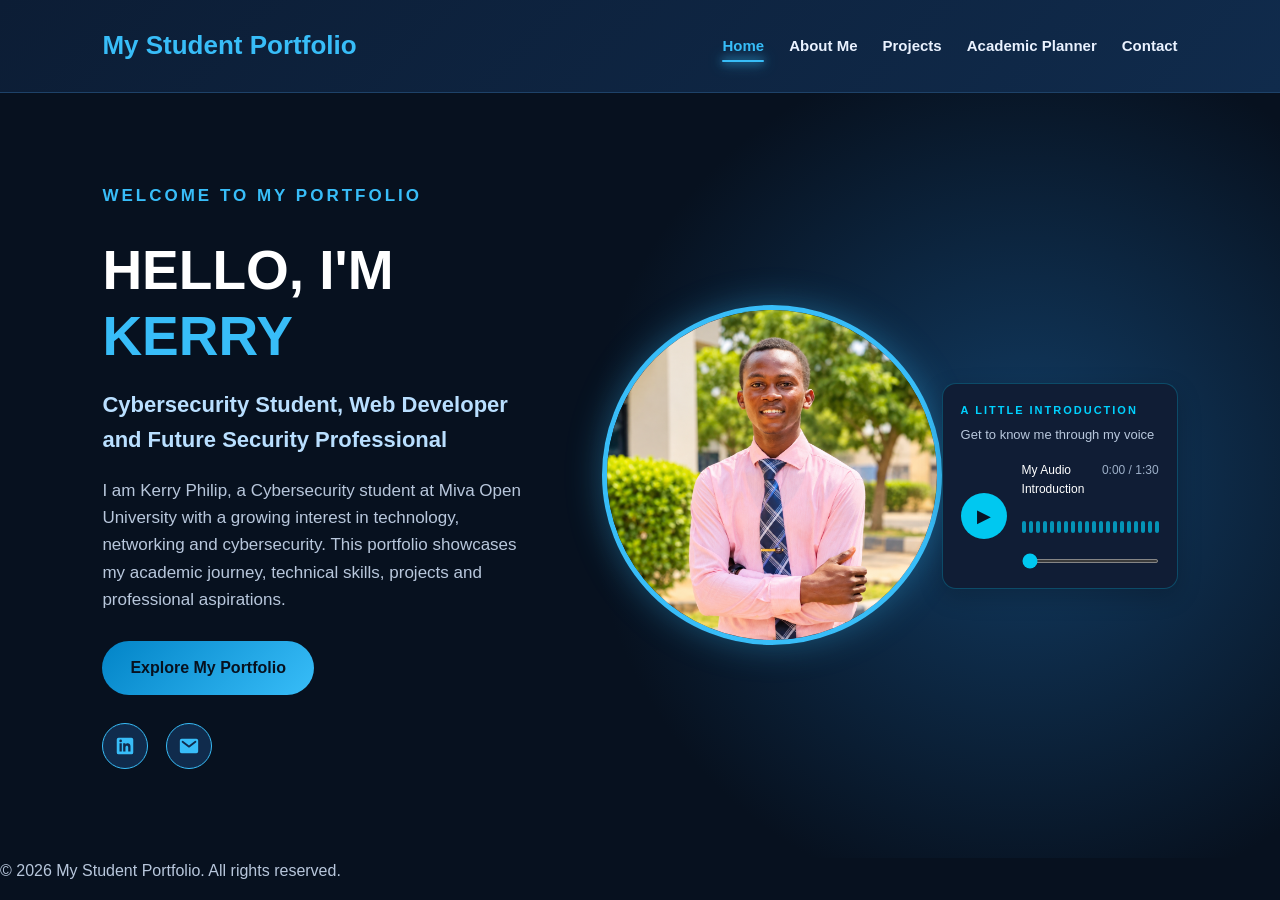
<file: index.html>
<!DOCTYPE html>
<html lang="en">

<head>
    <meta charset="UTF-8">
    <meta name="viewport" content="width=device-width, initial-scale=1.0">

    <title>Home | My Student Portfolio</title>

    <!-- External CSS -->
    <link rel="stylesheet" href="css/style.css">
</head>

<body>

    <!-- Website Header -->
    <header>

        <h1>My Student Portfolio</h1>

        <!-- Navigation Menu -->
        <nav>
            <ul>
                <li><a href="index.html" class="active" aria-current="page">Home</a></li>
                <li><a href="about.html">About Me</a></li>
                <li><a href="projects.html">Projects</a></li>
                <li><a href="planner.html">Academic Planner</a></li>
                <li><a href="contact.html">Contact</a></li>
            </ul>
        </nav>

    </header>

    <!-- Main Website Content -->
    <main>

        <!-- Hero Section -->
        <section class="hero-section">

            <div class="hero-content">

                <p class="welcome-text">WELCOME TO MY PORTFOLIO</p>

                <h2>
                    HELLO, I'M <span>KERRY</span>
                </h2>

                <h3>
                    Cybersecurity Student, Web Developer
                    and Future Security Professional
                </h3>

                <!-- Welcome Message and Brief Biography -->
                <p>
                    I am Kerry Philip, a Cybersecurity student at
                    Miva Open University with a growing interest in
                    technology, networking and cybersecurity.
                    This portfolio showcases my academic journey,
                    technical skills, projects and professional
                    aspirations.
                </p>

                <a href="about.html" class="hero-button">
                    Explore My Portfolio
                </a>

                <!-- Social and Contact Icons -->
                <div class="social-links">

                    <!-- LinkedIn -->
                    <a
                        href="https://www.linkedin.com/in/kerry-phime-philip-764881432/"
                        target="_blank"
                        rel="noopener noreferrer"
                        aria-label="Visit my LinkedIn profile"
                        title="LinkedIn"
                    >
                        <svg viewBox="0 0 24 24" aria-hidden="true">
                            <path d="M19 3H5a2 2 0 0 0-2 2v14a2 2 0 0 0 2 2h14a2 2 0 0 0 2-2V5a2 2 0 0 0-2-2ZM8.5 18H6V9h2.5ZM7.25 7.9a1.45 1.45 0 1 1 0-2.9 1.45 1.45 0 0 1 0 2.9ZM18 18h-2.5v-4.4c0-2.65-3-2.45-3 0V18H10V9h2.5v1.4c1.16-2.15 5.5-2.31 5.5 2.06Z"/>
                        </svg>
                    </a>

                    <!-- Email -->
                    <a
                        href="mailto:k.philip0447@miva.edu.ng"
                        aria-label="Send me an email"
                        title="Email"
                    >
                        <svg viewBox="0 0 24 24" aria-hidden="true">
                            <path d="M20 4H4a2 2 0 0 0-2 2v12a2 2 0 0 0 2 2h16a2 2 0 0 0 2-2V6a2 2 0 0 0-2-2Zm-.4 4.25-7.1 5.32a.85.85 0 0 1-1 0L4.4 8.25a1 1 0 1 1 1.2-1.6l6.4 4.8 6.4-4.8a1 1 0 0 1 1.2 1.6Z"/>
                        </svg>
                    </a>

                </div>

            </div>

            <!-- Profile Image and Audio Player -->
            <div class="hero-image">

                <img
                    src="images/profile.png"
                    alt="Photograph of Kerry"
                >

                <!-- Personal Audio Introduction -->
                <div class="voice-player" id="voicePlayer">

                    <audio id="introAudio" preload="metadata">
                        <source src="audio/portfolio-introduction.mp3" type="audio/mpeg">
                        Your browser does not support audio playback.
                    </audio>

                    <div class="voice-player-heading">

                        <span class="voice-player-label">
                            A LITTLE INTRODUCTION
                        </span>

                        <span class="voice-player-subtitle">
                            Get to know me through my voice
                        </span>

                    </div>

                    <div class="voice-player-controls">

                        <!-- Play and Pause Button -->
                        <button
                            type="button"
                            class="voice-play-btn"
                            id="voicePlayBtn"
                            aria-label="Play introduction"
                        >
                            <span id="voicePlayIcon">▶</span>
                        </button>

                        <div class="voice-player-details">

                            <div class="voice-player-top">

                                <span>My Audio Introduction</span>

                                <span id="voiceTime">
                                    0:00 / 0:00
                                </span>

                            </div>

                            <!-- Animated Waveform -->
                            <div class="voice-waveform" aria-hidden="true">

                                <span class="wave-bar"></span>
                                <span class="wave-bar"></span>
                                <span class="wave-bar"></span>
                                <span class="wave-bar"></span>
                                <span class="wave-bar"></span>
                                <span class="wave-bar"></span>
                                <span class="wave-bar"></span>
                                <span class="wave-bar"></span>
                                <span class="wave-bar"></span>
                                <span class="wave-bar"></span>
                                <span class="wave-bar"></span>
                                <span class="wave-bar"></span>
                                <span class="wave-bar"></span>
                                <span class="wave-bar"></span>
                                <span class="wave-bar"></span>
                                <span class="wave-bar"></span>
                                <span class="wave-bar"></span>
                                <span class="wave-bar"></span>
                                <span class="wave-bar"></span>
                                <span class="wave-bar"></span>

                            </div>

                            <!-- Audio Progress -->
                            <input
                                type="range"
                                id="voiceProgress"
                                class="voice-progress"
                                min="0"
                                max="100"
                                value="0"
                                step="0.1"
                                aria-label="Audio playback position"
                            >

                        </div>

                    </div>

                </div>

            </div>

        </section>

    </main>

    <!-- Website Footer -->
    <footer>

        <p>
            &copy; 2026 My Student Portfolio.
            All rights reserved.
        </p>

    </footer>

    <!-- External JavaScript -->
    <script src="js/script.js" defer></script>

</body>

</html>
</file>
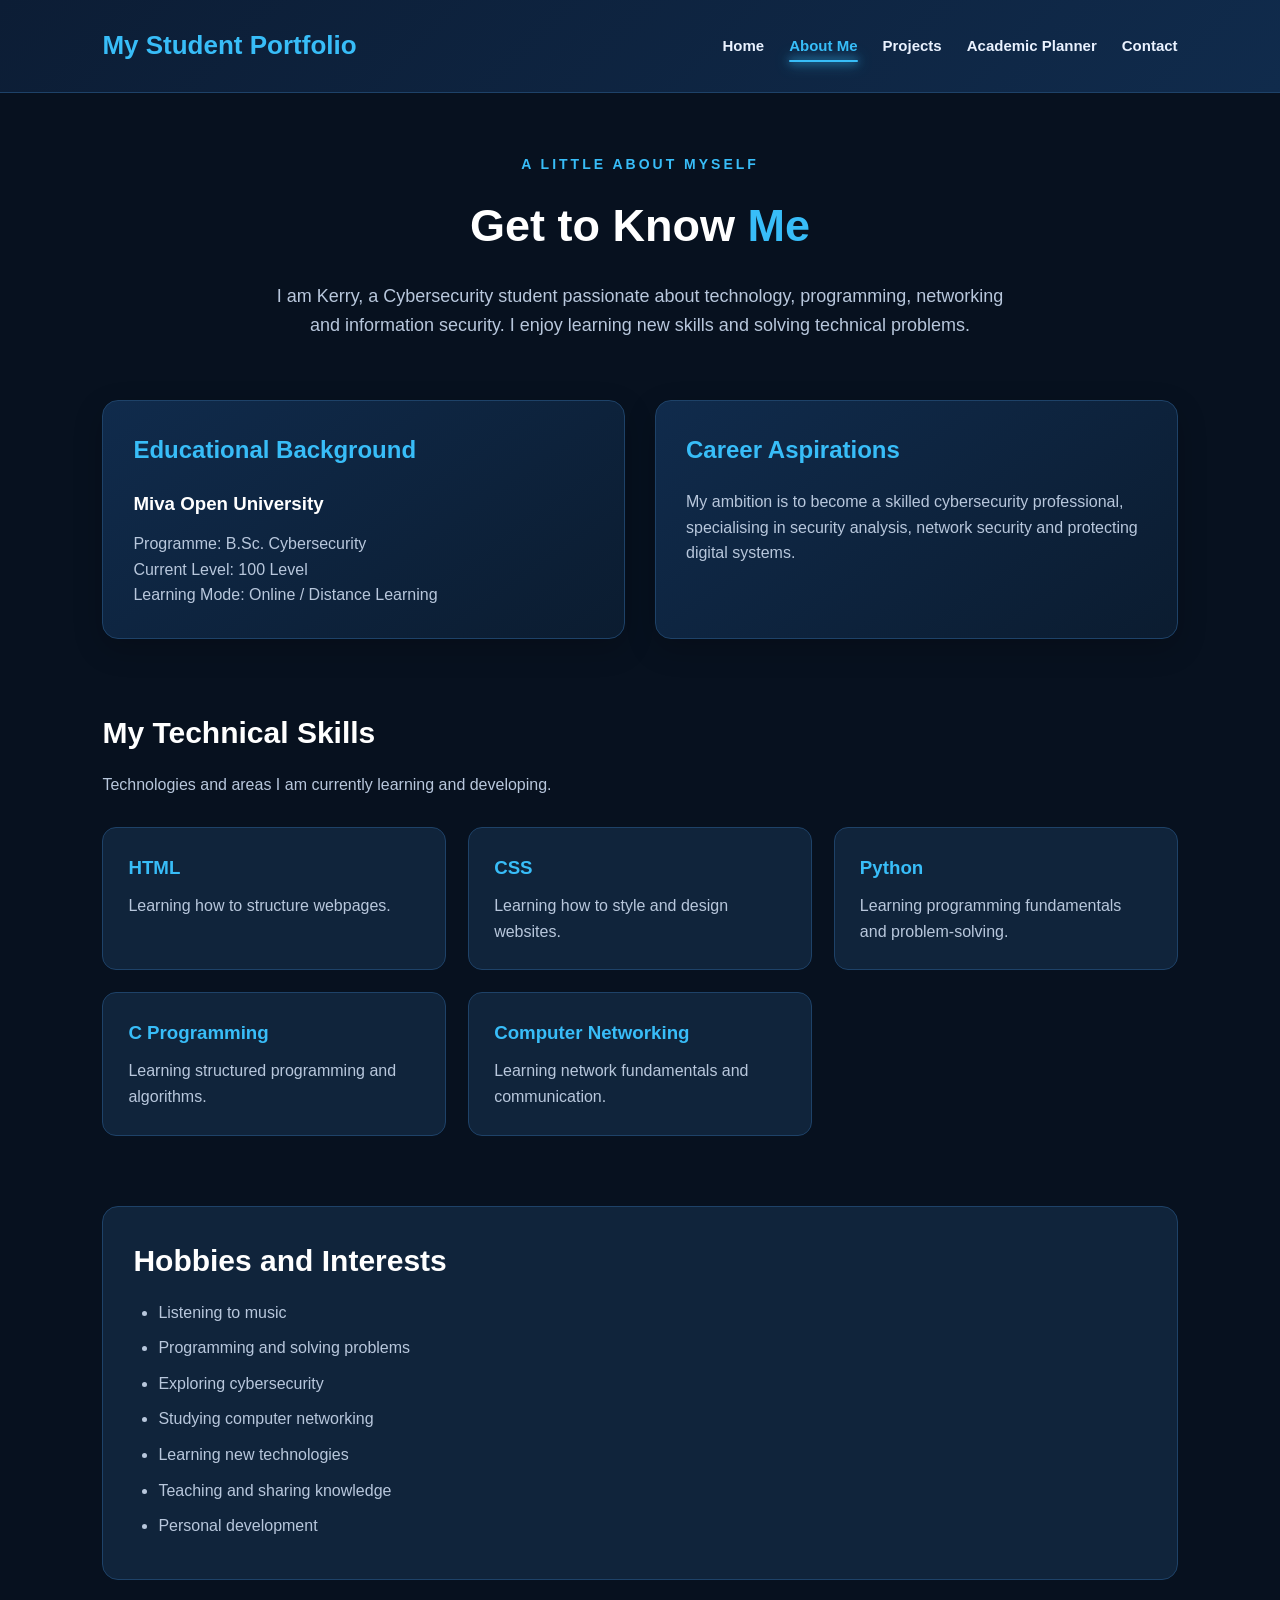
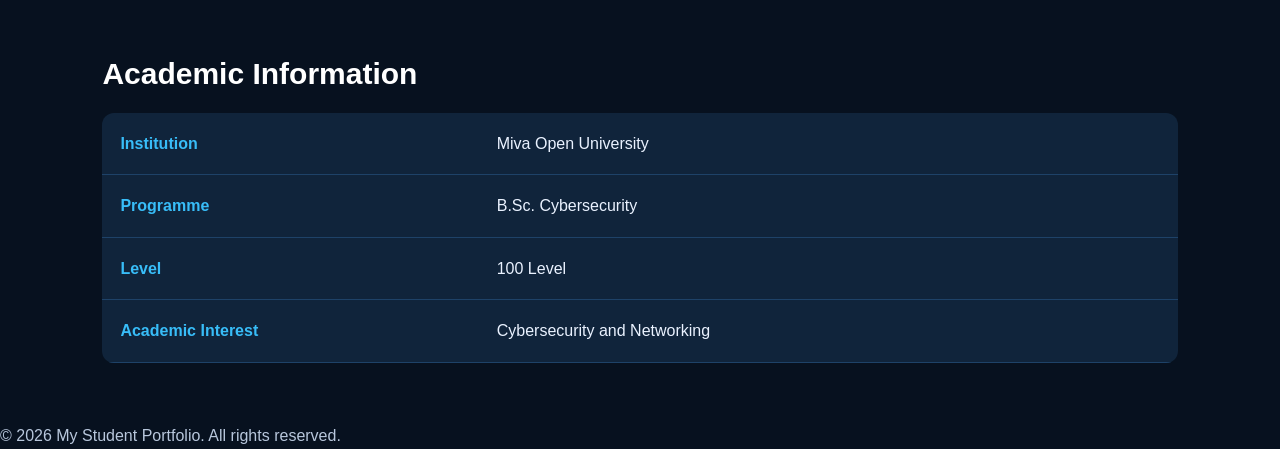
<file: about.html>
<!DOCTYPE html>
<html lang="en">

<head>
    <meta charset="UTF-8">
    <meta name="viewport" content="width=device-width, initial-scale=1.0">

    <title>About Me | My Student Portfolio</title>

    <link rel="stylesheet" href="css/style.css">
</head>

<body>

    <header>
        <h1>My Student Portfolio</h1>

        <nav>
            <ul>
                <li><a href="index.html">Home</a></li>
                <li><a href="about.html" class="active" aria-current="page">About Me</a></li>
                <li><a href="projects.html">Projects</a></li>
                <li><a href="planner.html">Academic Planner</a></li>
                <li><a href="contact.html">Contact</a></li>
            </ul>
        </nav>
    </header>

    <main class="about-main">

        <!-- About Introduction -->
        <section class="about-hero">
            <p class="welcome-text">A LITTLE ABOUT MYSELF</p>
            <h2>Get to Know <span>Me</span></h2>

            <p>
                I am Kerry, a Cybersecurity student passionate about
                technology, programming, networking and information security.
                I enjoy learning new skills and solving technical problems.
            </p>
        </section>

        <!-- Education and Career -->
        <div class="about-grid">

            <section class="info-card">
                <h2>Educational Background</h2>

                <h3>Miva Open University</h3>
                <p>Programme: B.Sc. Cybersecurity</p>
                <p>Current Level: 100 Level</p>
                <p>Learning Mode: Online / Distance Learning</p>
            </section>

            <section class="info-card career-card">
                <h2>Career Aspirations</h2>

                <p>
                    My ambition is to become a skilled cybersecurity
                    professional, specialising in security analysis,
                    network security and protecting digital systems.
                </p>
            </section>

        </div>

        <!-- Technical Skills -->
        <section class="skills-section">

            <h2>My Technical Skills</h2>

            <p class="section-description">
                Technologies and areas I am currently learning and developing.
            </p>

            <div class="skills-grid">

                <article class="skill-card">
                    <h3>HTML</h3>
                    <p>Learning how to structure webpages.</p>
                </article>

                <article class="skill-card">
                    <h3>CSS</h3>
                    <p>Learning how to style and design websites.</p>
                </article>

                <article class="skill-card">
                    <h3>Python</h3>
                    <p>Learning programming fundamentals and problem-solving.</p>
                </article>

                <article class="skill-card">
                    <h3>C Programming</h3>
                    <p>Learning structured programming and algorithms.</p>
                </article>

                <article class="skill-card">
                    <h3>Computer Networking</h3>
                    <p>Learning network fundamentals and communication.</p>
                </article>

            </div>

        </section>

        <!-- Hobbies and Interests -->
        <section class="interests-section">

            <h2>Hobbies and Interests</h2>

            <ul>
                <li>Listening to music</li>
                <li>Programming and solving problems</li>
                <li>Exploring cybersecurity</li>
                <li>Studying computer networking</li>
                <li>Learning new technologies</li>
                <li>Teaching and sharing knowledge</li>
                <li>Personal development</li>
            </ul>

        </section>

        <!-- Academic Information -->
        <section class="academic-section">

            <h2>Academic Information</h2>

            <div class="table-container">
                <table>
                    <tr>
                        <th>Institution</th>
                        <td>Miva Open University</td>
                    </tr>
                    <tr>
                        <th>Programme</th>
                        <td>B.Sc. Cybersecurity</td>
                    </tr>
                    <tr>
                        <th>Level</th>
                        <td>100 Level</td>
                    </tr>
                    <tr>
                        <th>Academic Interest</th>
                        <td>Cybersecurity and Networking</td>
                    </tr>
                </table>
            </div>

        </section>

    </main>

    <footer>
        <p>&copy; 2026 My Student Portfolio. All rights reserved.</p>
    </footer>

</body>
</html>
</file>
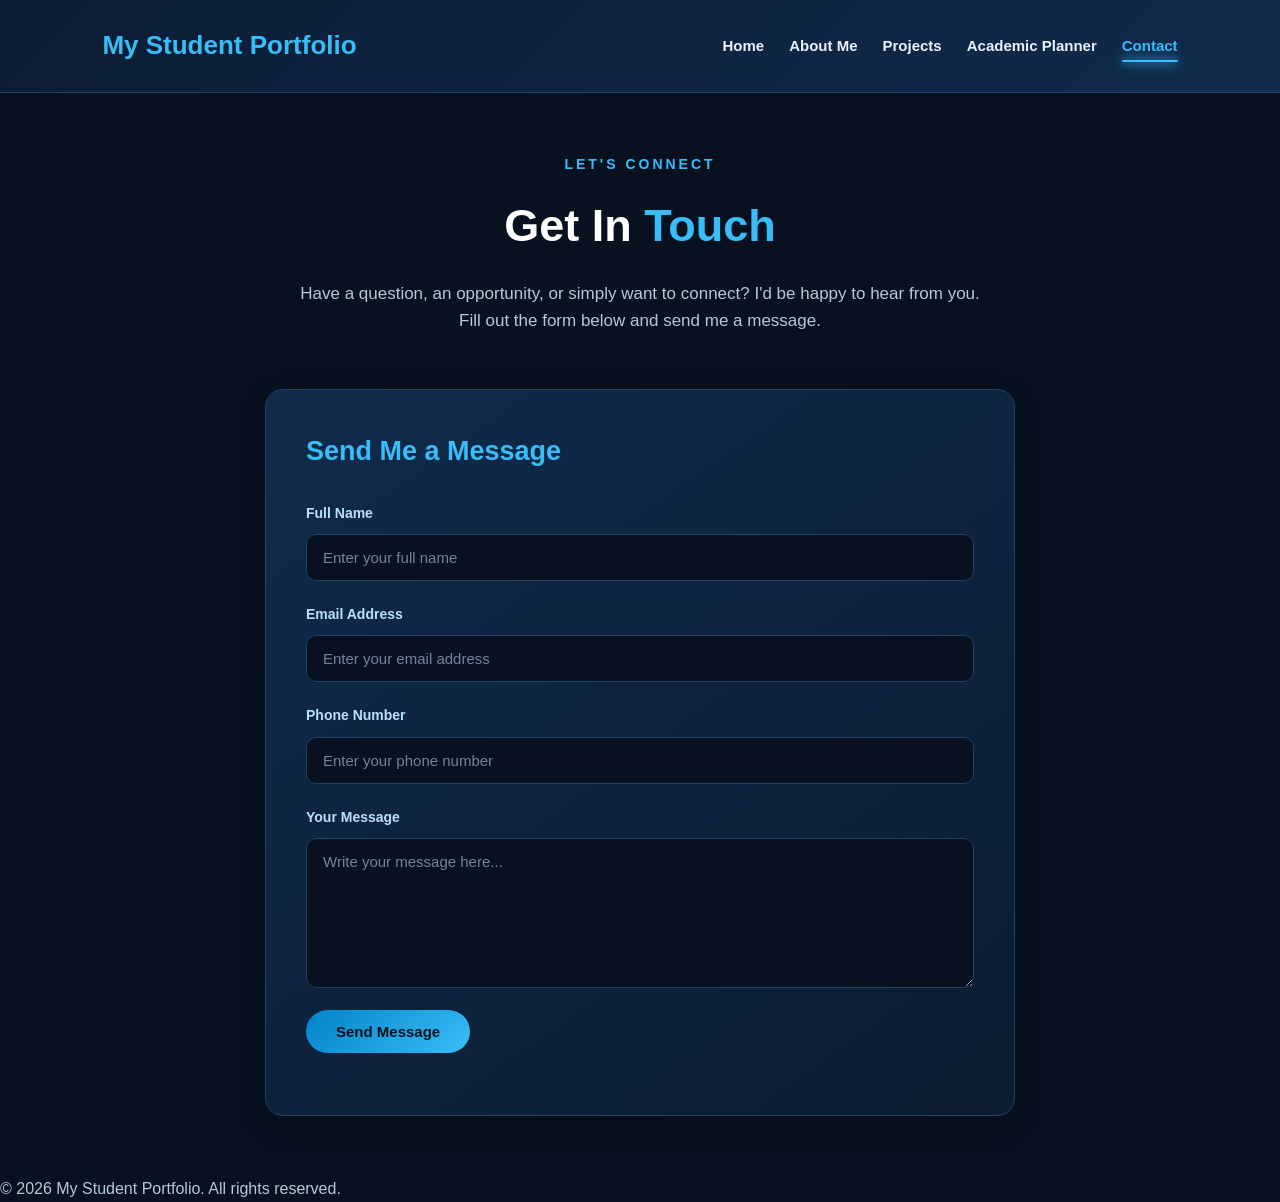
<file: contact.html>
<!DOCTYPE html>
<html lang="en">

<head>
    <meta charset="UTF-8">
    <meta name="viewport" content="width=device-width, initial-scale=1.0">

    <title>Contact | My Student Portfolio</title>

    <link rel="stylesheet" href="css/style.css">
</head>

<body>

    <!-- Website Header -->
    <header>

        <h1>My Student Portfolio</h1>

        <nav>
            <ul>
                <li><a href="index.html">Home</a></li>
                <li><a href="about.html">About Me</a></li>
                <li><a href="projects.html">Projects</a></li>
                <li><a href="planner.html">Academic Planner</a></li>
                <li><a href="contact.html" class="active" aria-current="page">Contact</a></li>
            </ul>
        </nav>

    </header>

    <!-- Main Contact Content -->
    <main class="contact-main">

        <section class="contact-hero">

            <p class="welcome-text">LET'S CONNECT</p>

            <h2>Get In <span>Touch</span></h2>

            <p>
                Have a question, an opportunity, or simply want to connect?
                I'd be happy to hear from you. Fill out the form below
                and send me a message.
            </p>

        </section>

        <!-- Contact Form -->
        <section class="contact-form-section">

            <h2>Send Me a Message</h2>

            <form id="contact-form">

                <div class="contact-form-group">
                    <label for="name">Full Name</label>
                    <input
                        type="text"
                        id="name"
                        placeholder="Enter your full name"
                        required
                    >
                </div>

                <div class="contact-form-group">
                    <label for="email">Email Address</label>
                    <input
                        type="email"
                        id="email"
                        placeholder="Enter your email address"
                        required
                    >
                </div>

                <div class="contact-form-group">
                    <label for="phone">Phone Number</label>
                    <input
                        type="tel"
                        id="phone"
                        placeholder="Enter your phone number"
                        required
                    >
                </div>

                <div class="contact-form-group">
                    <label for="message">Your Message</label>
                    <textarea
                        id="message"
                        rows="6"
                        placeholder="Write your message here..."
                        required
                    ></textarea>
                </div>

                <button type="submit">Send Message</button>

                <p id="form-feedback"></p>

            </form>

        </section>

    </main>

    <!-- Website Footer -->
    <footer>

        <p>
            &copy; 2026 My Student Portfolio.
            All rights reserved.
        </p>

    </footer>

    <script src="js/script.js"></script>

</body>

</html>
</file>
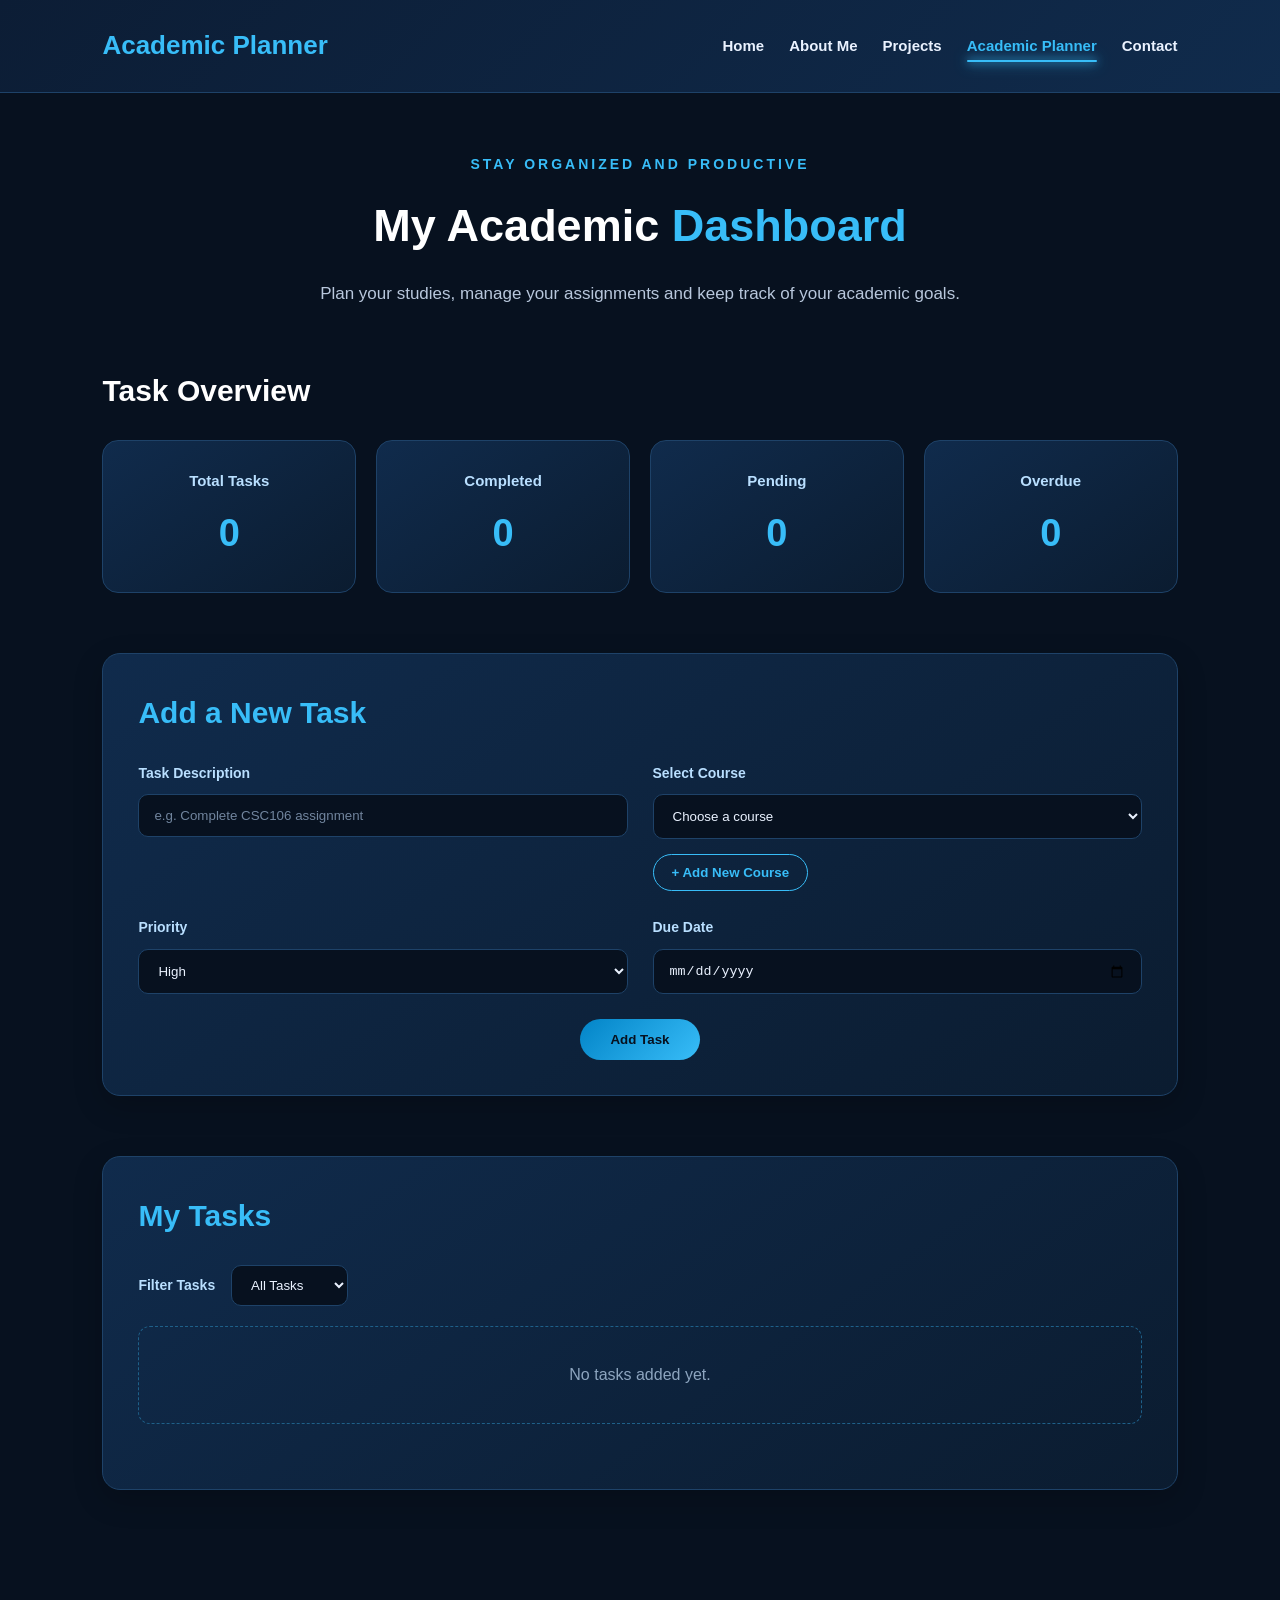
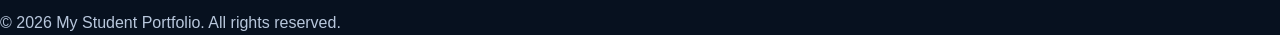
<file: planner.html>
<!DOCTYPE html>
<html lang="en">

<head>
    <meta charset="UTF-8">
    <meta name="viewport" content="width=device-width, initial-scale=1.0">

    <title>Academic Planner | My Student Portfolio</title>

    <link rel="stylesheet" href="css/style.css">
</head>

<body>

    <!-- Website Header -->
    <header>
        <h1>Academic Planner</h1>

        <nav>
            <ul>
                <li><a href="index.html">Home</a></li>
                <li><a href="about.html">About Me</a></li>
                <li><a href="projects.html">Projects</a></li>
                <li><a href="planner.html" class="active" aria-current="page">Academic Planner</a></li>
                <li><a href="contact.html">Contact</a></li>
            </ul>
        </nav>
    </header>


    <!-- Main Content -->
    <main class="planner-main">

        <!-- Dashboard Introduction -->
        <section class="planner-intro">

            <p class="welcome-text">
                STAY ORGANIZED AND PRODUCTIVE
            </p>

            <h2>
                My Academic <span>Dashboard</span>
            </h2>

            <p>
                Plan your studies, manage your assignments and
                keep track of your academic goals.
            </p>

        </section>


        <!-- Academic Statistics -->
        <section class="statistics-section">

            <h2 class="section-heading">
                Task Overview
            </h2>

            <div class="statistics-grid">

                <article class="stat-card">
                    <h3>Total Tasks</h3>
                    <p id="total-tasks">0</p>
                </article>

                <article class="stat-card">
                    <h3>Completed</h3>
                    <p id="completed-tasks">0</p>
                </article>

                <article class="stat-card">
                    <h3>Pending</h3>
                    <p id="pending-tasks">0</p>
                </article>

                <article class="stat-card">
                    <h3>Overdue</h3>
                    <p id="overdue-tasks">0</p>
                </article>

            </div>

        </section>


        <!-- Add Task Form -->
        <section class="task-form-section">

            <h2 class="section-heading">
                Add a New Task
            </h2>

            <form id="task-form">

                <!-- Task Description -->
                <div class="form-group">

                    <label for="task-input">
                        Task Description
                    </label>

                    <input
                        type="text"
                        id="task-input"
                        placeholder="e.g. Complete CSC106 assignment"
                        required
                    >

                </div>


                <!-- Course Selection -->
                <div class="form-group">

                    <label for="course-select">
                        Select Course
                    </label>

                    <select id="course-select" required>

                        <option value="">
                            Choose a course
                        </option>

                        <option value="CSC106">
                            CSC106
                        </option>

                        <option value="COS102">
                            COS102
                        </option>

                        <option value="PHY102">
                            PHY102
                        </option>

                        <option value="GST122">
                            GST122
                        </option>

                        <option value="MTH102">
                            MTH102
                        </option>

                        <option value="Other">
                            Other
                        </option>

                    </select>

                    <button
                        type="button"
                        id="add-course-button">
                        + Add New Course
                    </button>

                </div>


                <!-- Priority -->
                <div class="form-group">

                    <label for="priority-select">
                        Priority
                    </label>

                    <select id="priority-select" required>

                        <option value="Low">
                            Low
                        </option>

                        <option value="Medium">
                            Medium
                        </option>

                        <option value="High" selected>
                            High
                        </option>

                    </select>

                </div>


                <!-- Due Date -->
                <div class="form-group">

                    <label for="due-date">
                        Due Date
                    </label>

                    <input
                        type="date"
                        id="due-date"
                        required
                    >

                </div>


                <!-- Submit Button -->
                <button type="submit">
                    Add Task
                </button>

            </form>

        </section>


        <!-- Task Management -->
        <section class="task-management-section">

            <h2 class="section-heading">
                My Tasks
            </h2>

            <label for="task-filter">
                Filter Tasks
            </label>

            <select id="task-filter">

                <option value="all">
                    All Tasks
                </option>

                <option value="pending">
                    Pending
                </option>

                <option value="completed">
                    Completed
                </option>

                <option value="overdue">
                    Overdue
                </option>

            </select>

            <p id="empty-message">
                No tasks added yet.
            </p>

            <ul id="task-list"></ul>

        </section>

    </main>


    <!-- Website Footer -->
    <footer>

        <p>
            &copy; 2026 My Student Portfolio. All rights reserved.
        </p>

    </footer>


    <!-- JavaScript -->
    <script src="js/script.js"></script>

</body>

</html>
</file>
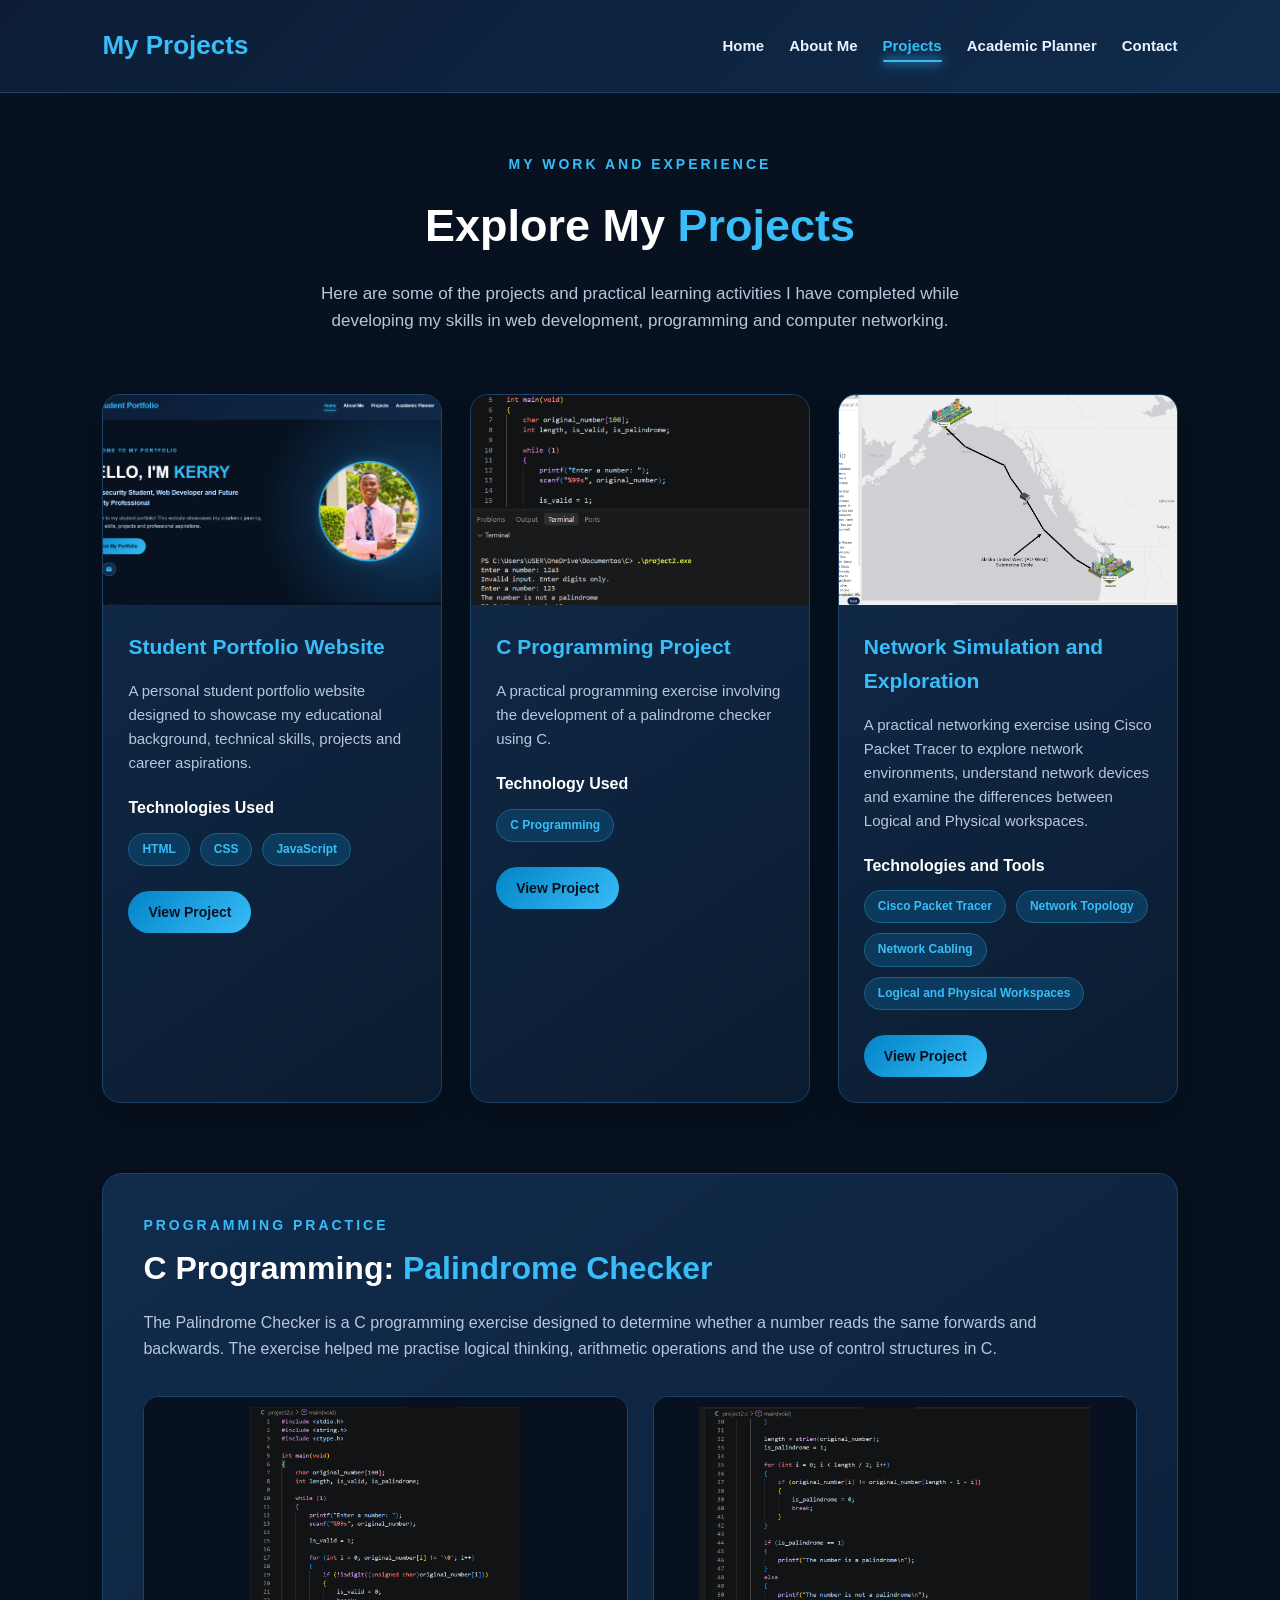
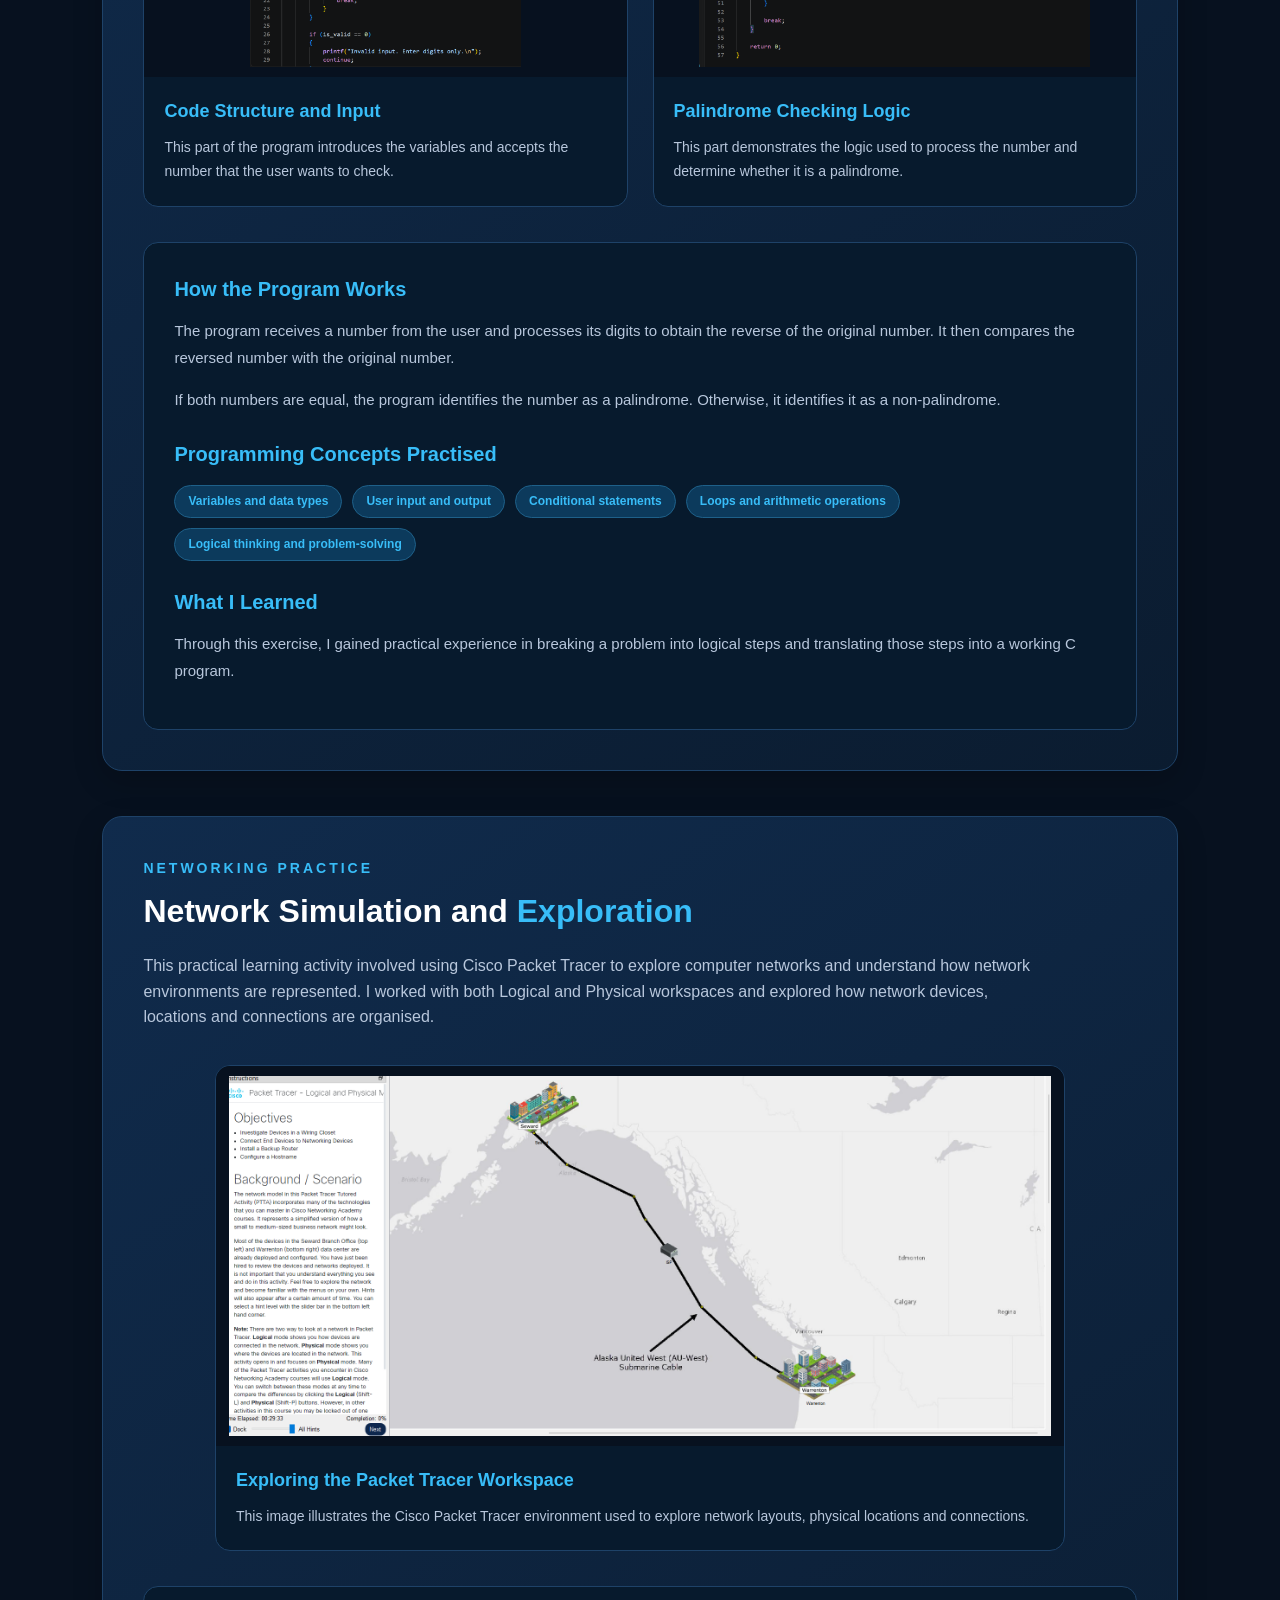
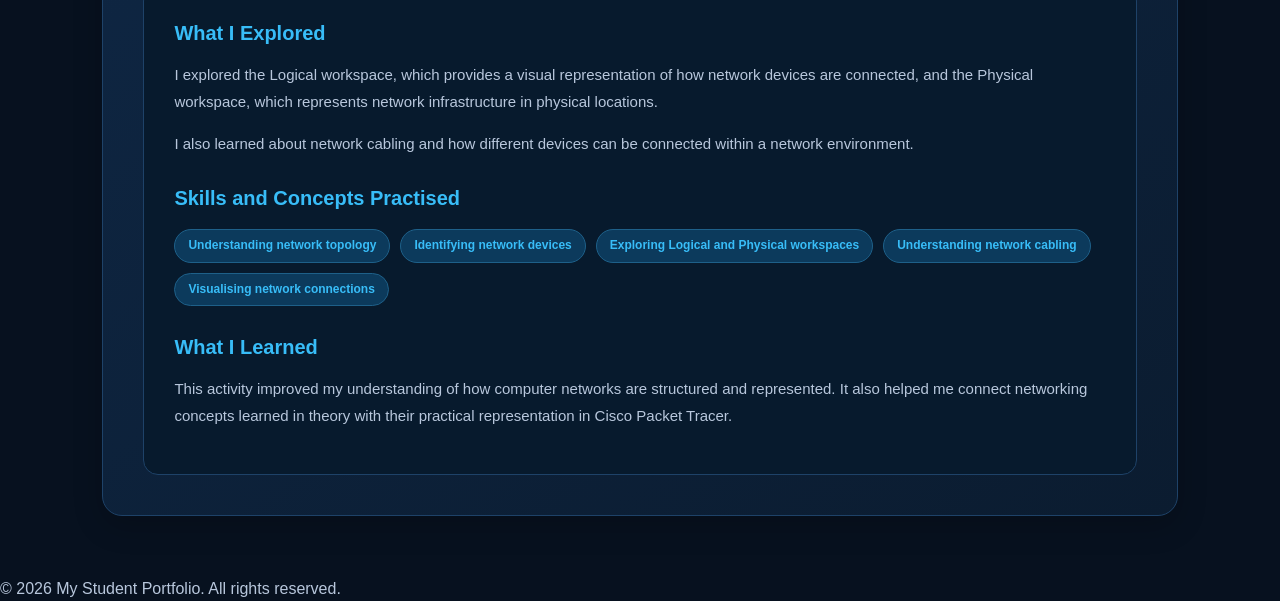
<file: projects.html>
<!DOCTYPE html>
<html lang="en">

<head>
    <meta charset="UTF-8">
    <meta name="viewport" content="width=device-width, initial-scale=1.0">
    <title>My Projects | My Student Portfolio</title>
    <link rel="stylesheet" href="css/style.css">
</head>

<body>

    <header>
        <h1>My Projects</h1>

        <nav>
            <ul>
                <li><a href="index.html">Home</a></li>
                <li><a href="about.html">About Me</a></li>
                <li><a href="projects.html" class="active" aria-current="page">Projects</a></li>
                <li><a href="planner.html">Academic Planner</a></li>
                <li><a href="contact.html">Contact</a></li>
            </ul>
        </nav>
    </header>

    <main class="projects-main">

        <!-- Projects Introduction -->
        <section class="projects-intro">

            <p class="welcome-text">MY WORK AND EXPERIENCE</p>

            <h2>Explore My <span>Projects</span></h2>

            <p>
                Here are some of the projects and practical learning
                activities I have completed while developing my skills
                in web development, programming and computer networking.
            </p>

        </section>


        <!-- Project Cards -->
        <section class="project-grid">

            <!-- Project 1 -->
            <article class="project-card">

                <img src="images/portfolio-project.png"
                     alt="Student portfolio website screenshot">

                <div class="project-content">

                    <h2>Student Portfolio Website</h2>

                    <p>
                        A personal student portfolio website designed
                        to showcase my educational background, technical
                        skills, projects and career aspirations.
                    </p>

                    <h3>Technologies Used</h3>

                    <ul class="technology-list">
                        <li>HTML</li>
                        <li>CSS</li>
                        <li>JavaScript</li>
                    </ul>

                    <a href="index.html" class="project-link">
                        View Project
                    </a>

                </div>

            </article>


            <!-- Project 2 -->
            <article class="project-card">

                <img src="images/programming.png"
                     alt="Programming project illustration">

                <div class="project-content">

                    <h2>C Programming Project</h2>

                    <p>
                        A practical programming exercise involving
                        the development of a palindrome checker using C.
                    </p>

                    <h3>Technology Used</h3>

                    <ul class="technology-list">
                        <li>C Programming</li>
                    </ul>

                    <a href="#programming-project-details"
                       class="project-link">
                        View Project
                    </a>

                </div>

            </article>


            <!-- Project 3 -->
            <article class="project-card">

                <img src="images/packet.png"
                     alt="Cisco Packet Tracer networking workspace">

                <div class="project-content">

                    <h2>Network Simulation and Exploration</h2>

                    <p>
                        A practical networking exercise using Cisco
                        Packet Tracer to explore network environments,
                        understand network devices and examine the
                        differences between Logical and Physical
                        workspaces.
                    </p>

                    <h3>Technologies and Tools</h3>

                    <ul class="technology-list">
                        <li>Cisco Packet Tracer</li>
                        <li>Network Topology</li>
                        <li>Network Cabling</li>
                        <li>Logical and Physical Workspaces</li>
                    </ul>

                    <a href="#networking-project-details"
                       class="project-link">
                        View Project
                    </a>

                </div>

            </article>

        </section>


        <!-- C Programming Project Details -->
        <section id="programming-project-details"
                 class="project-details">

            <p class="welcome-text">PROGRAMMING PRACTICE</p>

            <h2>C Programming: <span>Palindrome Checker</span></h2>

            <p>
                The Palindrome Checker is a C programming exercise
                designed to determine whether a number reads the
                same forwards and backwards. The exercise helped
                me practise logical thinking, arithmetic operations
                and the use of control structures in C.
            </p>


            <!-- Palindrome Screenshot Gallery -->
            <div class="project-screenshots">

                <article class="screenshot-card">

                    <img src="images/palindrome1.png"
                         alt="First screenshot of my C palindrome checker code">

                    <h3>Code Structure and Input</h3>

                    <p>
                        This part of the program introduces the
                        variables and accepts the number that
                        the user wants to check.
                    </p>

                </article>


                <article class="screenshot-card">

                    <img src="images/palindrome2.png"
                         alt="Second screenshot of my C palindrome checker code">

                    <h3>Palindrome Checking Logic</h3>

                    <p>
                        This part demonstrates the logic used
                        to process the number and determine
                        whether it is a palindrome.
                    </p>

                </article>

            </div>


            <!-- Programming Explanation -->
            <div class="project-explanation">

                <h3>How the Program Works</h3>

                <p>
                    The program receives a number from the user
                    and processes its digits to obtain the
                    reverse of the original number. It then
                    compares the reversed number with the
                    original number.
                </p>

                <p>
                    If both numbers are equal, the program
                    identifies the number as a palindrome.
                    Otherwise, it identifies it as a
                    non-palindrome.
                </p>


                <h3>Programming Concepts Practised</h3>

                <ul class="technology-list">
                    <li>Variables and data types</li>
                    <li>User input and output</li>
                    <li>Conditional statements</li>
                    <li>Loops and arithmetic operations</li>
                    <li>Logical thinking and problem-solving</li>
                </ul>


                <h3>What I Learned</h3>

                <p>
                    Through this exercise, I gained practical
                    experience in breaking a problem into
                    logical steps and translating those steps
                    into a working C program.
                </p>

            </div>

        </section>


        <!-- Networking Project Details -->
        <section id="networking-project-details"
                 class="project-details">

            <p class="welcome-text">NETWORKING PRACTICE</p>

            <h2>Network Simulation and <span>Exploration</span></h2>

            <p>
                This practical learning activity involved using
                Cisco Packet Tracer to explore computer networks
                and understand how network environments are
                represented. I worked with both Logical and
                Physical workspaces and explored how network
                devices, locations and connections are organised.
            </p>


            <!-- Networking Screenshot -->
            <div class="project-screenshots">

                <article class="screenshot-card">

                    <img src="images/packet.png"
                         alt="Cisco Packet Tracer networking workspace">

                    <h3>Exploring the Packet Tracer Workspace</h3>

                    <p>
                        This image illustrates the Cisco Packet
                        Tracer environment used to explore network
                        layouts, physical locations and connections.
                    </p>

                </article>

            </div>


            <!-- Networking Explanation -->
            <div class="project-explanation">

                <h3>What I Explored</h3>

                <p>
                    I explored the Logical workspace, which provides
                    a visual representation of how network devices
                    are connected, and the Physical workspace, which
                    represents network infrastructure in physical
                    locations.
                </p>

                <p>
                    I also learned about network cabling and how
                    different devices can be connected within a
                    network environment.
                </p>


                <h3>Skills and Concepts Practised</h3>

                <ul class="technology-list">
                    <li>Understanding network topology</li>
                    <li>Identifying network devices</li>
                    <li>Exploring Logical and Physical workspaces</li>
                    <li>Understanding network cabling</li>
                    <li>Visualising network connections</li>
                </ul>


                <h3>What I Learned</h3>

                <p>
                    This activity improved my understanding of
                    how computer networks are structured and
                    represented. It also helped me connect
                    networking concepts learned in theory with
                    their practical representation in Cisco
                    Packet Tracer.
                </p>

            </div>

        </section>

    </main>


    <footer>
        <p>&copy; 2026 My Student Portfolio. All rights reserved.</p>
    </footer>
    <script src="js/script.js" defer></script>
</body>
</html>
</file>
<file: css/style.css>
/* =================================
   1. GENERAL PAGE STYLING
================================= */

* {
    margin: 0;
    padding: 0;
    box-sizing: border-box;
}

body {
    font-family: Arial, sans-serif;
    background: #07111f;
    color: #eaf2ff;
    line-height: 1.6;
}

h1, h2, h3 {
    color: #ffffff;
}

p {
    color: #b8c7dc;
}


/* =================================
   2. HEADER AND NAVIGATION
================================= */

header {
    background: linear-gradient(135deg, #0c1d35, #102b4c);
    padding: 25px 8%;
    display: flex;
    justify-content: space-between;
    align-items: center;
    flex-wrap: wrap;
    gap: 20px;
    border-bottom: 1px solid #1e4268;
}

header h1 {
    font-size: 26px;
    color: #38bdf8;
}

nav ul {
    list-style: none;
    display: flex;
    flex-wrap: wrap;
    gap: 25px;
}

nav ul li a {
    color: #eaf2ff;
    text-decoration: none;
    font-size: 15px;
    font-weight: bold;
    transition: color 0.3s ease;
}

nav ul li a:hover {
    color: #38bdf8;
}


/* =================================
   3. HOME PAGE HERO SECTION
================================= */

.hero-section {
    min-height: 85vh;
    padding: 70px 8%;
    display: flex;
    align-items: center;
    justify-content: space-between;
    gap: 60px;
    background:
        radial-gradient(circle at 80% 50%, #123d65, transparent 40%),
        #07111f;
}

.hero-content {
    flex: 1;
    max-width: 650px;
}

.welcome-text {
    color: #38bdf8;
    font-size: 14px;
    font-weight: bold;
    letter-spacing: 3px;
    margin-bottom: 15px;
}

.hero-content h2 {
    font-size: 55px;
    line-height: 1.2;
    margin-bottom: 18px;
}

.hero-content h2 span {
    color: #38bdf8;
}

.hero-content h3 {
    color: #b9dfff;
    font-size: 22px;
    margin-bottom: 20px;
}

.hero-content p {
    font-size: 17px;
    margin-bottom: 28px;
}

.hero-button {
    display: inline-block;
    background: linear-gradient(135deg, #0284c7, #38bdf8);
    color: #07111f;
    padding: 14px 28px;
    border-radius: 30px;
    text-decoration: none;
    font-weight: bold;
    transition: 0.3s ease;
}

.hero-button:hover {
    transform: translateY(-5px);
    box-shadow: 0 8px 25px rgba(56, 189, 248, 0.35);
}

.hero-image {
    flex: 1;
    display: flex;
    justify-content: center;
    align-items: center;
}

.hero-image img {
    width: 340px;
    height: 340px;
    object-fit: cover;
    border-radius: 50%;
    border: 5px solid #38bdf8;
    box-shadow: 0 0 35px rgba(56, 189, 248, 0.35);
}


/* =================================
   4. ABOUT PAGE
================================= */

.about-main {
    padding: 60px 8%;
}

.about-hero {
    text-align: center;
    max-width: 850px;
    margin: 0 auto 60px;
}

.about-hero h2 {
    font-size: 45px;
    margin-bottom: 20px;
}

.about-hero h2 span {
    color: #38bdf8;
}

.about-hero > p:last-child {
    font-size: 18px;
    max-width: 750px;
    margin: auto;
}

.about-grid {
    display: grid;
    grid-template-columns: repeat(2, 1fr);
    gap: 30px;
    margin-bottom: 70px;
}

.info-card {
    background: linear-gradient(145deg, #102b4c, #0b1c30);
    padding: 30px;
    border: 1px solid #1e4268;
    border-radius: 16px;
    box-shadow: 0 10px 30px rgba(0, 0, 0, 0.2);
    transition: transform 0.3s ease, border-color 0.3s ease;
}

.info-card:hover {
    transform: translateY(-6px);
    border-color: #38bdf8;
}

.info-card h2 {
    color: #38bdf8;
    margin-bottom: 20px;
}

.info-card h3 {
    margin-bottom: 12px;
}

.skills-section {
    margin-bottom: 70px;
}

.skills-section > h2,
.interests-section h2,
.academic-section h2 {
    font-size: 30px;
    margin-bottom: 15px;
}

.section-description {
    margin-bottom: 30px;
}

.skills-grid {
    display: grid;
    grid-template-columns: repeat(3, 1fr);
    gap: 22px;
}

.skill-card {
    background: #10243b;
    padding: 25px;
    border-radius: 14px;
    border: 1px solid #1e4268;
    transition: transform 0.3s ease, box-shadow 0.3s ease;
}

.skill-card:hover {
    transform: translateY(-7px);
    box-shadow: 0 10px 25px rgba(56, 189, 248, 0.15);
}

.skill-card h3 {
    color: #38bdf8;
    margin-bottom: 10px;
}

.interests-section {
    background: #10243b;
    padding: 30px;
    border-radius: 16px;
    border: 1px solid #1e4268;
    margin-bottom: 70px;
}

.interests-section ul {
    padding-left: 25px;
}

.interests-section li {
    color: #b8c7dc;
    margin-bottom: 10px;
}

.table-container {
    overflow-x: auto;
}

.academic-section table {
    width: 100%;
    border-collapse: collapse;
    background: #10243b;
    border-radius: 12px;
    overflow: hidden;
}

.academic-section th,
.academic-section td {
    padding: 18px;
    text-align: left;
    border-bottom: 1px solid #1e4268;
}

.academic-section th {
    color: #38bdf8;
    width: 35%;
}

.academic-section td {
    color: #eaf2ff;
}


/* =================================
   5. PROJECTS PAGE
================================= */

.projects-main {
    padding: 60px 8%;
}

.projects-intro {
    text-align: center;
    max-width: 800px;
    margin: 0 auto 60px;
}

.projects-intro h2 {
    font-size: 45px;
    margin-bottom: 18px;
}

.projects-intro h2 span {
    color: #38bdf8;
}

.projects-intro > p:last-child {
    font-size: 17px;
    max-width: 700px;
    margin: auto;
}

.project-grid {
    display: grid;
    grid-template-columns: repeat(3, 1fr);
    gap: 28px;
}

.project-card {
    background: linear-gradient(145deg, #102b4c, #0b1c30);
    border: 1px solid #1e4268;
    border-radius: 18px;
    overflow: hidden;
    box-shadow: 0 10px 30px rgba(0, 0, 0, 0.2);
    transition: transform 0.3s ease,
                border-color 0.3s ease,
                box-shadow 0.3s ease;
}

.project-card:hover {
    transform: translateY(-10px);
    border-color: #38bdf8;
    box-shadow: 0 12px 35px rgba(56, 189, 248, 0.2);
}

.project-card img {
    width: 100%;
    height: 210px;
    object-fit: cover;
    display: block;
}

.project-content {
    padding: 25px;
}

.project-content h2 {
    font-size: 21px;
    color: #38bdf8;
    margin-bottom: 15px;
}

.project-content p {
    font-size: 15px;
    margin-bottom: 20px;
}

.project-content h3 {
    font-size: 16px;
    margin-bottom: 12px;
}

.technology-list {
    list-style: none;
    display: flex;
    flex-wrap: wrap;
    gap: 10px;
    margin-bottom: 25px;
}

.technology-list li {
    background: #0c3a5c;
    color: #38bdf8;
    padding: 6px 13px;
    border: 1px solid #1e6089;
    border-radius: 20px;
    font-size: 12px;
    font-weight: bold;
    transition: 0.3s ease;
}

.technology-list li:hover {
    background: #38bdf8;
    color: #07111f;
    transform: translateY(-3px);
}

.project-link {
    display: inline-block;
    background: linear-gradient(135deg, #0284c7, #38bdf8);
    color: #07111f;
    padding: 10px 20px;
    border-radius: 25px;
    text-decoration: none;
    font-size: 14px;
    font-weight: bold;
    transition: 0.3s ease;
}

.project-link:hover {
    transform: translateY(-4px);
    box-shadow: 0 8px 20px rgba(56, 189, 248, 0.3);
}


/* =================================
   6. ACADEMIC PLANNER
================================= */

.planner-main {
    padding: 60px 8%;
}

.planner-intro {
    text-align: center;
    max-width: 850px;
    margin: 0 auto 60px;
}

.planner-intro h2 {
    font-size: 45px;
    margin-bottom: 18px;
}

.planner-intro h2 span {
    color: #38bdf8;
}

.planner-intro > p:last-child {
    font-size: 17px;
    max-width: 700px;
    margin: auto;
}

.statistics-section {
    margin-bottom: 60px;
}

.section-heading {
    font-size: 30px;
    margin-bottom: 25px;
}

.statistics-grid {
    display: grid;
    grid-template-columns: repeat(4, 1fr);
    gap: 20px;
}

.stat-card {
    background: linear-gradient(145deg, #102b4c, #0b1c30);
    border: 1px solid #1e4268;
    border-radius: 16px;
    padding: 28px 20px;
    text-align: center;
    transition:
        transform 0.3s ease,
        border-color 0.3s ease,
        box-shadow 0.3s ease;
}

.stat-card:hover {
    transform: translateY(-8px);
    border-color: #38bdf8;
    box-shadow: 0 10px 30px rgba(56, 189, 248, 0.2);
}

.stat-card h3 {
    color: #b9dfff;
    font-size: 15px;
    margin-bottom: 10px;
}

.stat-card p {
    color: #38bdf8;
    font-size: 38px;
    font-weight: bold;
}


/* =================================
   7. ADD TASK FORM SECTION
================================= */

.task-form-section {
    background: linear-gradient(145deg, #102b4c, #0b1c30);
    border: 1px solid #1e4268;
    border-radius: 18px;
    padding: 35px;
    margin-bottom: 60px;
    box-shadow: 0 10px 30px rgba(0, 0, 0, 0.2);
    transition:
        transform 0.3s ease,
        border-color 0.3s ease,
        box-shadow 0.3s ease;
}

.task-form-section:hover {
    border-color: #38bdf8;
    box-shadow: 0 12px 35px rgba(56, 189, 248, 0.15);
}

.task-form-section .section-heading {
    color: #38bdf8;
    margin-bottom: 25px;
}

#task-form {
    display: grid;
    grid-template-columns: 1fr 1fr;
    column-gap: 25px;
    row-gap: 25px;
}

.form-group {
    display: flex;
    flex-direction: column;
    gap: 10px;
}

.form-group label {
    color: #b9dfff;
    font-size: 14px;
    font-weight: bold;
}

.form-group input,
.form-group select {
    width: 100%;
    padding: 13px 15px;
    background: #07111f;
    color: #eaf2ff;
    border: 1px solid #1e4268;
    border-radius: 10px;
    outline: none;
    transition:
        border-color 0.3s ease,
        box-shadow 0.3s ease;
}

.form-group input:focus,
.form-group select:focus {
    border-color: #38bdf8;
    box-shadow: 0 0 12px rgba(56, 189, 248, 0.15);
}

.form-group input::placeholder {
    color: #71859e;
}


/* Add New Course Button */

#add-course-button {
    width: fit-content;
    margin-top: 5px;
    padding: 10px 18px;
    background: transparent;
    color: #38bdf8;
    border: 1px solid #38bdf8;
    border-radius: 25px;
    font-weight: bold;
    cursor: pointer;
    transition: 0.3s ease;
}

#add-course-button:hover {
    background: #38bdf8;
    color: #07111f;
    transform: translateY(-3px);
    box-shadow: 0 8px 20px rgba(56, 189, 248, 0.25);
}


/* Add Task Submit Button */

#task-form > button[type="submit"] {
    grid-column: 1 / -1;
    justify-self: center;
    padding: 13px 30px;
    background: linear-gradient(135deg, #0284c7, #38bdf8);
    color: #07111f;
    border: none;
    border-radius: 30px;
    font-weight: bold;
    cursor: pointer;
    transition: 0.3s ease;
}

#task-form > button[type="submit"]:hover {
    transform: translateY(-4px);
    box-shadow: 0 8px 25px rgba(56, 189, 248, 0.35);
}


/* =================================
   8. MY TASKS SECTION
================================= */

.task-management-section {
    background: linear-gradient(145deg, #102b4c, #0b1c30);
    border: 1px solid #1e4268;
    border-radius: 18px;
    padding: 35px;
    margin-bottom: 60px;
    box-shadow: 0 10px 30px rgba(0, 0, 0, 0.2);
    transition: border-color 0.3s ease, box-shadow 0.3s ease;
}

.task-management-section:hover {
    border-color: #38bdf8;
    box-shadow: 0 12px 35px rgba(56, 189, 248, 0.15);
}

.task-management-section .section-heading {
    color: #38bdf8;
    margin-bottom: 25px;
}

.task-management-section label {
    color: #b9dfff;
    font-size: 14px;
    font-weight: bold;
    margin-right: 12px;
}

#task-filter {
    padding: 11px 15px;
    background: #07111f;
    color: #eaf2ff;
    border: 1px solid #1e4268;
    border-radius: 10px;
    outline: none;
    cursor: pointer;
    transition: border-color 0.3s ease, box-shadow 0.3s ease;
}

#task-filter:focus {
    border-color: #38bdf8;
    box-shadow: 0 0 12px rgba(56, 189, 248, 0.15);
}

#task-list {
    list-style: none;
    display: flex;
    flex-direction: column;
    gap: 15px;
    margin-top: 30px;
}

#task-list li {
    display: grid;
    grid-template-columns: auto 1fr auto;
    align-items: center;
    gap: 18px;
    background: #071a2d;
    border: 1px solid #1e4268;
    border-radius: 12px;
    padding: 20px;
    transition:
        transform 0.3s ease,
        border-color 0.3s ease,
        box-shadow 0.3s ease;
}

#task-list li:hover {
    transform: translateY(-4px);
    border-color: #38bdf8;
    box-shadow: 0 8px 22px rgba(56, 189, 248, 0.12);
}

#task-list input[type="checkbox"] {
    width: 18px;
    height: 18px;
    accent-color: #38bdf8;
    cursor: pointer;
}

#task-list li span {
    color: #eaf2ff;
    font-size: 14px;
    overflow-wrap: anywhere;
}

#task-list li button {
    padding: 9px 18px;
    background: transparent;
    color: #fb7185;
    border: 1px solid #fb7185;
    border-radius: 20px;
    font-weight: bold;
    cursor: pointer;
    transition: 0.3s ease;
}

#task-list li button:hover {
    background: #fb7185;
    color: #07111f;
    transform: translateY(-3px);
    box-shadow: 0 6px 18px rgba(251, 113, 133, 0.2);
}

#empty-message {
    color: #8da5bf;
    text-align: center;
    padding: 35px 15px;
    margin-top: 20px;
    border: 1px dashed #1e6089;
    border-radius: 12px;
}


/* =================================
   9. GLOBAL RESPONSIVE DESIGN
================================= */


/* =================================
   TABLET SCREENS
   900px AND BELOW
================================= */

@media (max-width: 900px) {

    /* HOME PAGE */

    .hero-section {
        gap: 35px;
        padding: 60px 6%;
    }

    .hero-content h2 {
        font-size: 43px;
    }

    .hero-image img {
        width: 280px;
        height: 280px;
    }


    /* ABOUT PAGE */

    .skills-grid {
        grid-template-columns: repeat(2, 1fr);
    }


    /* PROJECTS PAGE */

    .project-grid {
        grid-template-columns: repeat(2, 1fr);
    }


    /* ACADEMIC PLANNER */

    .statistics-grid {
        grid-template-columns: repeat(2, 1fr);
    }

}


/* =================================
   MOBILE SCREENS
   600px AND BELOW
================================= */

@media (max-width: 600px) {

    /* GENERAL */

    body {
        overflow-x: hidden;
    }


    /* HEADER AND NAVIGATION */

    header {
        flex-direction: column;
        align-items: center;
        text-align: center;
        padding: 22px 5%;
    }

    header h1 {
        font-size: 23px;
    }

    nav {
        width: 100%;
    }

    nav ul {
        justify-content: center;
        gap: 12px 18px;
    }

    nav ul li a {
        font-size: 13px;
    }


    /* HOME PAGE */

    .hero-section {
        min-height: auto;
        flex-direction: column;
        text-align: center;
        padding: 55px 5%;
        gap: 40px;
    }

    .hero-content {
        width: 100%;
    }

    .hero-content h2 {
        font-size: 36px;
    }

    .hero-content h3 {
        font-size: 19px;
    }

    .hero-content p {
        font-size: 15px;
    }

    .hero-image img {
        width: 240px;
        height: 240px;
    }


    /* ABOUT PAGE */

    .about-main {
        padding: 40px 5%;
    }

    .about-hero h2 {
        font-size: 32px;
    }

    .about-hero > p:last-child {
        font-size: 16px;
    }

    .about-grid {
        grid-template-columns: 1fr;
        gap: 20px;
    }

    .info-card {
        padding: 23px;
    }

    .skills-grid {
        grid-template-columns: 1fr;
    }

    .interests-section {
        padding: 22px;
    }

    .skills-section > h2,
    .interests-section h2,
    .academic-section h2 {
        font-size: 25px;
    }

    .table-container {
        overflow-x: auto;
    }

    .academic-section table {
        min-width: 420px;
    }

    .academic-section th,
    .academic-section td {
        padding: 12px;
        font-size: 14px;
    }


    /* PROJECTS PAGE */

    .projects-main {
        padding: 40px 5%;
    }

    .projects-intro h2 {
        font-size: 32px;
    }

    .project-grid {
        grid-template-columns: 1fr;
        gap: 22px;
    }

    .project-card img {
        height: 200px;
    }

    .project-content {
        padding: 22px;
    }


    /* ACADEMIC PLANNER */

    .planner-main {
        padding: 40px 5%;
    }

    .planner-intro h2 {
        font-size: 32px;
    }

    .planner-intro > p:last-child {
        font-size: 15px;
    }

    .statistics-grid {
        grid-template-columns: 1fr;
        gap: 15px;
    }

    .stat-card {
        padding: 22px;
    }

    .stat-card p {
        font-size: 32px;
    }


    /* ADD TASK FORM */

    .task-form-section {
        padding: 23px;
    }

    #task-form {
        grid-template-columns: 1fr;
        row-gap: 20px;
    }

    #task-form > button[type="submit"] {
        grid-column: 1;
        width: 100%;
    }

    #add-course-button {
        width: fit-content;
    }


    /* MY TASKS */

    .task-management-section {
        padding: 23px;
    }

    .task-management-section .section-heading {
        font-size: 25px;
    }

    #task-filter {
        display: block;
        width: 100%;
        margin-top: 10px;
    }

    #task-list li {
        grid-template-columns: auto 1fr;
        gap: 12px;
        padding: 16px;
    }

    #task-list li span {
        font-size: 13px;
    }

    #task-list li button {
        grid-column: 2;
        justify-self: start;
    }


    /* CONTACT PAGE
       These rules will apply when
       the Contact page is styled.
    */

    .contact-main {
        padding: 40px 5%;
    }

    .contact-hero h2 {
        font-size: 32px;
    }

    .contact-form-section {
        padding: 23px;
    }

}


/* =================================
   SMALL MOBILE SCREENS
   380px AND BELOW
================================= */

@media (max-width: 380px) {

    header h1 {
        font-size: 20px;
    }

    nav ul {
        gap: 10px;
    }

    nav ul li a {
        font-size: 12px;
    }

    .hero-content h2 {
        font-size: 30px;
    }

    .hero-image img {
        width: 210px;
        height: 210px;
    }

    .about-hero h2,
    .projects-intro h2,
    .planner-intro h2 {
        font-size: 28px;
    }

    .task-form-section,
    .task-management-section {
        padding: 18px;
    }

}


/* =================================
   10. HOME PAGE SOCIAL ICONS
================================= */

.social-links {
    display: flex;
    align-items: center;
    gap: 18px;
    margin-top: 28px;
}

.social-links a {
    width: 46px;
    height: 46px;
    display: flex;
    justify-content: center;
    align-items: center;

    background: #102b4c;
    border: 1px solid #38bdf8;
    border-radius: 50%;

    color: #38bdf8;
    text-decoration: none;

    transition: 
        transform 0.3s ease,
        background 0.3s ease,
        box-shadow 0.3s ease;
}

.social-links a svg {
    width: 22px;
    height: 22px;
    fill: currentColor;
}

.social-links a:hover {
    background: #38bdf8;
    color: #07111f;
    transform: translateY(-5px);

    box-shadow: 0 0 20px rgba(56, 189, 248, 0.4);
}

/* Center icons on mobile screens */
@media (max-width: 600px) {

    .social-links {
        justify-content: center;
    }

}



/* =================================
   11. CONTACT PAGE
================================= */

.contact-main {
    padding: 60px 8%;
}

/* CONTACT INTRODUCTION */

.contact-hero {
    text-align: center;
    max-width: 800px;
    margin: 0 auto 55px;
}

.contact-hero h2 {
    font-size: 45px;
    margin-bottom: 18px;
}

.contact-hero h2 span {
    color: #38bdf8;
}

.contact-hero > p:last-child {
    font-size: 17px;
    max-width: 700px;
    margin: auto;
}

/* CONTACT FORM CONTAINER */

.contact-form-section {
    max-width: 750px;
    margin: auto;

    background: linear-gradient(145deg, #102b4c, #0b1c30);

    border: 1px solid #1e4268;
    border-radius: 18px;

    padding: 40px;

    box-shadow: 0 10px 30px rgba(0, 0, 0, 0.2);

    transition:
        transform 0.3s ease,
        border-color 0.3s ease,
        box-shadow 0.3s ease;
}

.contact-form-section:hover {
    border-color: #38bdf8;
    box-shadow: 0 12px 35px rgba(56, 189, 248, 0.15);
}

.contact-form-section h2 {
    color: #38bdf8;
    font-size: 27px;
    margin-bottom: 28px;
}

/* FORM LAYOUT */

#contact-form {
    display: flex;
    flex-direction: column;
    gap: 22px;
}

.contact-form-group {
    display: flex;
    flex-direction: column;
    gap: 10px;
}

.contact-form-group label {
    color: #b9dfff;
    font-size: 14px;
    font-weight: bold;
}

.contact-form-group input,
.contact-form-group textarea {
    width: 100%;
    padding: 14px 16px;

    background: #07111f;
    color: #eaf2ff;

    border: 1px solid #1e4268;
    border-radius: 10px;

    outline: none;
    font-family: Arial, sans-serif;
    font-size: 15px;

    transition:
        border-color 0.3s ease,
        box-shadow 0.3s ease;
}

.contact-form-group textarea {
    resize: vertical;
    min-height: 150px;
}

.contact-form-group input:focus,
.contact-form-group textarea:focus {
    border-color: #38bdf8;
    box-shadow: 0 0 12px rgba(56, 189, 248, 0.15);
}

.contact-form-group input::placeholder,
.contact-form-group textarea::placeholder {
    color: #71859e;
}

/* SEND MESSAGE BUTTON */

#contact-form button {
    align-self: flex-start;

    padding: 13px 30px;

    background: linear-gradient(135deg, #0284c7, #38bdf8);
    color: #07111f;

    border: none;
    border-radius: 30px;

    font-weight: bold;
    font-size: 15px;

    cursor: pointer;

    transition: 0.3s ease;
}

#contact-form button:hover {
    transform: translateY(-4px);
    box-shadow: 0 8px 25px rgba(56, 189, 248, 0.35);
}

/* FORM FEEDBACK */

#form-feedback {
    font-size: 14px;
    font-weight: bold;
}

/* CONTACT PAGE RESPONSIVENESS */

@media (max-width: 600px) {

    .contact-main {
        padding: 40px 5%;
    }

    .contact-hero h2 {
        font-size: 32px;
    }

    .contact-hero > p:last-child {
        font-size: 15px;
    }

    .contact-form-section {
        padding: 23px;
    }

    .contact-form-section h2 {
        font-size: 23px;
    }

    #contact-form button {
        width: 100%;
    }

}

/* =================================
   ACTIVE NAVIGATION LINK
================================= */

nav ul li a {
    position: relative;
}

/* Cyan underline */
nav ul li a.active::after {
    content: "";
    position: absolute;
    left: 0;
    bottom: -8px;
    width: 100%;
    height: 2px;
    background: #38bdf8;
    box-shadow: 0 0 8px #38bdf8,
                0 0 15px #38bdf8;
    border-radius: 5px;
}

/* Active link colour */
nav ul li a.active {
    color: #38bdf8;
}



/* =================================
   12. PROJECT DETAILS AND SCREENSHOTS
================================= */

/* Main project details containers */

.project-details {
    margin-top: 70px;
    padding: 40px;
    background: linear-gradient(145deg, #102b4c, #0b1c30);
    border: 1px solid #1e4268;
    border-radius: 20px;
    box-shadow: 0 10px 30px rgba(0, 0, 0, 0.2);
    scroll-margin-top: 30px;
}

.project-details + .project-details {
    margin-top: 45px;
}

.project-details .welcome-text {
    margin-bottom: 12px;
}

.project-details > h2 {
    font-size: 32px;
    margin-bottom: 20px;
    line-height: 1.3;
}

.project-details > h2 span {
    color: #38bdf8;
}

.project-details > p:not(.welcome-text) {
    font-size: 16px;
    max-width: 900px;
    margin-bottom: 25px;
}


/* Screenshot gallery */

.project-screenshots {
    display: grid;
    grid-template-columns: repeat(2, minmax(0, 1fr));
    gap: 25px;
    margin: 35px 0;
    align-items: stretch;
}


/* Individual screenshot cards */

.screenshot-card {
    background: #071a2d;
    border: 1px solid #1e4268;
    border-radius: 15px;
    overflow: hidden;
    padding-bottom: 22px;
    transition: transform 0.3s ease,
                border-color 0.3s ease,
                box-shadow 0.3s ease;
}

.screenshot-card:hover {
    transform: translateY(-5px);
    border-color: #38bdf8;
    box-shadow: 0 10px 25px rgba(56, 189, 248, 0.15);
}


/* Screenshot images */

.screenshot-card img {
    display: block;
    width: 100%;
    height: 280px;
    object-fit: contain;
    background: #07111f;
    padding: 10px;
}


/* Screenshot captions */

.screenshot-card h3 {
    color: #38bdf8;
    font-size: 18px;
    margin: 20px 20px 10px;
}

.screenshot-card p {
    font-size: 14px;
    margin: 0 20px;
    line-height: 1.7;
}


/* Single screenshot layout */

.project-screenshots .screenshot-card:only-child {
    grid-column: 1 / -1;
    width: 100%;
    max-width: 850px;
    justify-self: center;
}

.project-screenshots .screenshot-card:only-child img {
    height: 380px;
}


/* Project explanation area */

.project-explanation {
    margin-top: 35px;
    padding: 30px;
    background: #071a2d;
    border: 1px solid #1e4268;
    border-radius: 15px;
}

.project-explanation h3 {
    color: #38bdf8;
    font-size: 20px;
    margin-bottom: 12px;
    margin-top: 25px;
}

.project-explanation h3:first-child {
    margin-top: 0;
}

.project-explanation p {
    font-size: 15px;
    line-height: 1.8;
    margin-bottom: 15px;
}


/* Keep technology tags neatly arranged */

.project-explanation .technology-list {
    margin-top: 15px;
    margin-bottom: 20px;
}


/* =================================
   PROJECT DETAILS RESPONSIVENESS
================================= */

@media (max-width: 900px) {

    .project-details {
        padding: 30px;
    }

    .project-screenshots {
        gap: 18px;
    }

    .screenshot-card img {
        height: 240px;
    }

}


@media (max-width: 600px) {

    .project-details {
        margin-top: 45px;
        padding: 22px;
    }

    .project-details > h2 {
        font-size: 26px;
    }

    .project-details > p:not(.welcome-text) {
        font-size: 14px;
    }

    .project-screenshots {
        grid-template-columns: 1fr;
        gap: 20px;
        margin: 25px 0;
    }

    .screenshot-card img {
        height: auto;
        max-height: 320px;
        min-height: 180px;
    }

    .project-screenshots .screenshot-card:only-child img {
        height: auto;
        max-height: 350px;
    }

    .project-explanation {
        padding: 20px;
    }

    .project-explanation h3 {
        font-size: 18px;
    }

}

/* =================================
   IMAGE LIGHTBOX
================================= */

.screenshot-card img {
    cursor: zoom-in;
}

.image-lightbox {
    display: none;
    position: fixed;
    z-index: 9999;
    inset: 0;
    background: rgba(0, 0, 0, 0.92);
    justify-content: center;
    align-items: center;
    padding: 30px;
}

.image-lightbox.active {
    display: flex;
}

.image-lightbox img {
    max-width: 95%;
    max-height: 90vh;
    object-fit: contain;
    border-radius: 8px;
    box-shadow: 0 0 30px rgba(0, 0, 0, 0.5);
}

.lightbox-close {
    position: absolute;
    top: 20px;
    right: 30px;
    color: white;
    font-size: 38px;
    background: none;
    border: none;
    cursor: pointer;
}

.lightbox-close:hover {
    color: #38bdf8;
}

@media (max-width: 600px) {
    .image-lightbox {
        padding: 15px;
    }

    .image-lightbox img {
        max-width: 100%;
        max-height: 85vh;
    }

    .lightbox-close {
        top: 10px;
        right: 18px;
    }
}


/* =================================
   PERSONAL AUDIO PLAYER
================================= */

.voice-player {
    width: 100%;
    margin-top: 22px;
    padding: 18px;
    background: #101d35;
    border: 1px solid rgba(0, 210, 255, 0.25);
    border-radius: 14px;
    box-shadow: 0 8px 25px rgba(0, 0, 0, 0.2);
    text-align: left;
}

.voice-player-heading {
    display: flex;
    flex-direction: column;
    gap: 5px;
    margin-bottom: 16px;
}

.voice-player-label {
    color: #00d2ff;
    font-size: 11px;
    font-weight: bold;
    letter-spacing: 2px;
}

.voice-player-subtitle {
    color: #b8c7dc;
    font-size: 13px;
}

.voice-player-controls {
    display: flex;
    align-items: center;
    gap: 15px;
}

.voice-play-btn {
    width: 46px;
    height: 46px;
    flex-shrink: 0;
    border: none;
    border-radius: 50%;
    background: #00c8f0;
    color: #071426;
    font-size: 18px;
    cursor: pointer;
    transition: 0.3s ease;
}

.voice-play-btn:hover {
    background: #ffffff;
    transform: scale(1.08);
}

.voice-player-details {
    flex: 1;
    min-width: 0;
}

.voice-player-top {
    display: flex;
    justify-content: space-between;
    gap: 10px;
    color: #ffffff;
    font-size: 12px;
    margin-bottom: 10px;
}

#voiceTime {
    color: #9eb0c9;
    white-space: nowrap;
}

.voice-waveform {
    height: 35px;
    display: flex;
    align-items: center;
    justify-content: space-between;
    gap: 3px;
    overflow: hidden;
}

.wave-bar {
    display: block;
    width: 4px;
    height: 12px;
    flex: 1;
    border-radius: 5px;
    background: #00c8f0;
    opacity: 0.7;
}

.voice-player.playing .wave-bar {
    animation: voiceWave 0.8s ease-in-out infinite alternate;
}

.wave-bar:nth-child(2n) {
    animation-delay: 0.2s;
}

.wave-bar:nth-child(3n) {
    animation-delay: 0.4s;
}

.wave-bar:nth-child(4n) {
    animation-delay: 0.1s;
}

@keyframes voiceWave {
    from {
        height: 6px;
        opacity: 0.5;
    }

    to {
        height: 32px;
        opacity: 1;
    }
}

.voice-progress {
    width: 100%;
    height: 4px;
    margin-top: 10px;
    accent-color: #00c8f0;
    cursor: pointer;
}

/* Mobile adjustment */
@media (max-width: 480px) {
    .voice-player {
        padding: 14px;
    }

    .voice-player-controls {
        gap: 10px;
    }

    .voice-play-btn {
        width: 40px;
        height: 40px;
    }

    .voice-player-top {
        font-size: 10px;
    }
}

/* =================================
   RESPONSIVE HERO LAYOUT
================================= */

@media (max-width: 768px) {

    .hero-section {
        display: flex;
        flex-direction: column;
    }

    .hero-content {
        width: 100%;
    }

    .hero-image {
        width: 100%;
        display: flex;
        flex-direction: column;
        align-items: center;
    }

    .hero-image img {
        max-width: 100%;
        height: auto;
    }

    .voice-player {
        width: 100%;
        max-width: 500px;
    }
}
</file>
